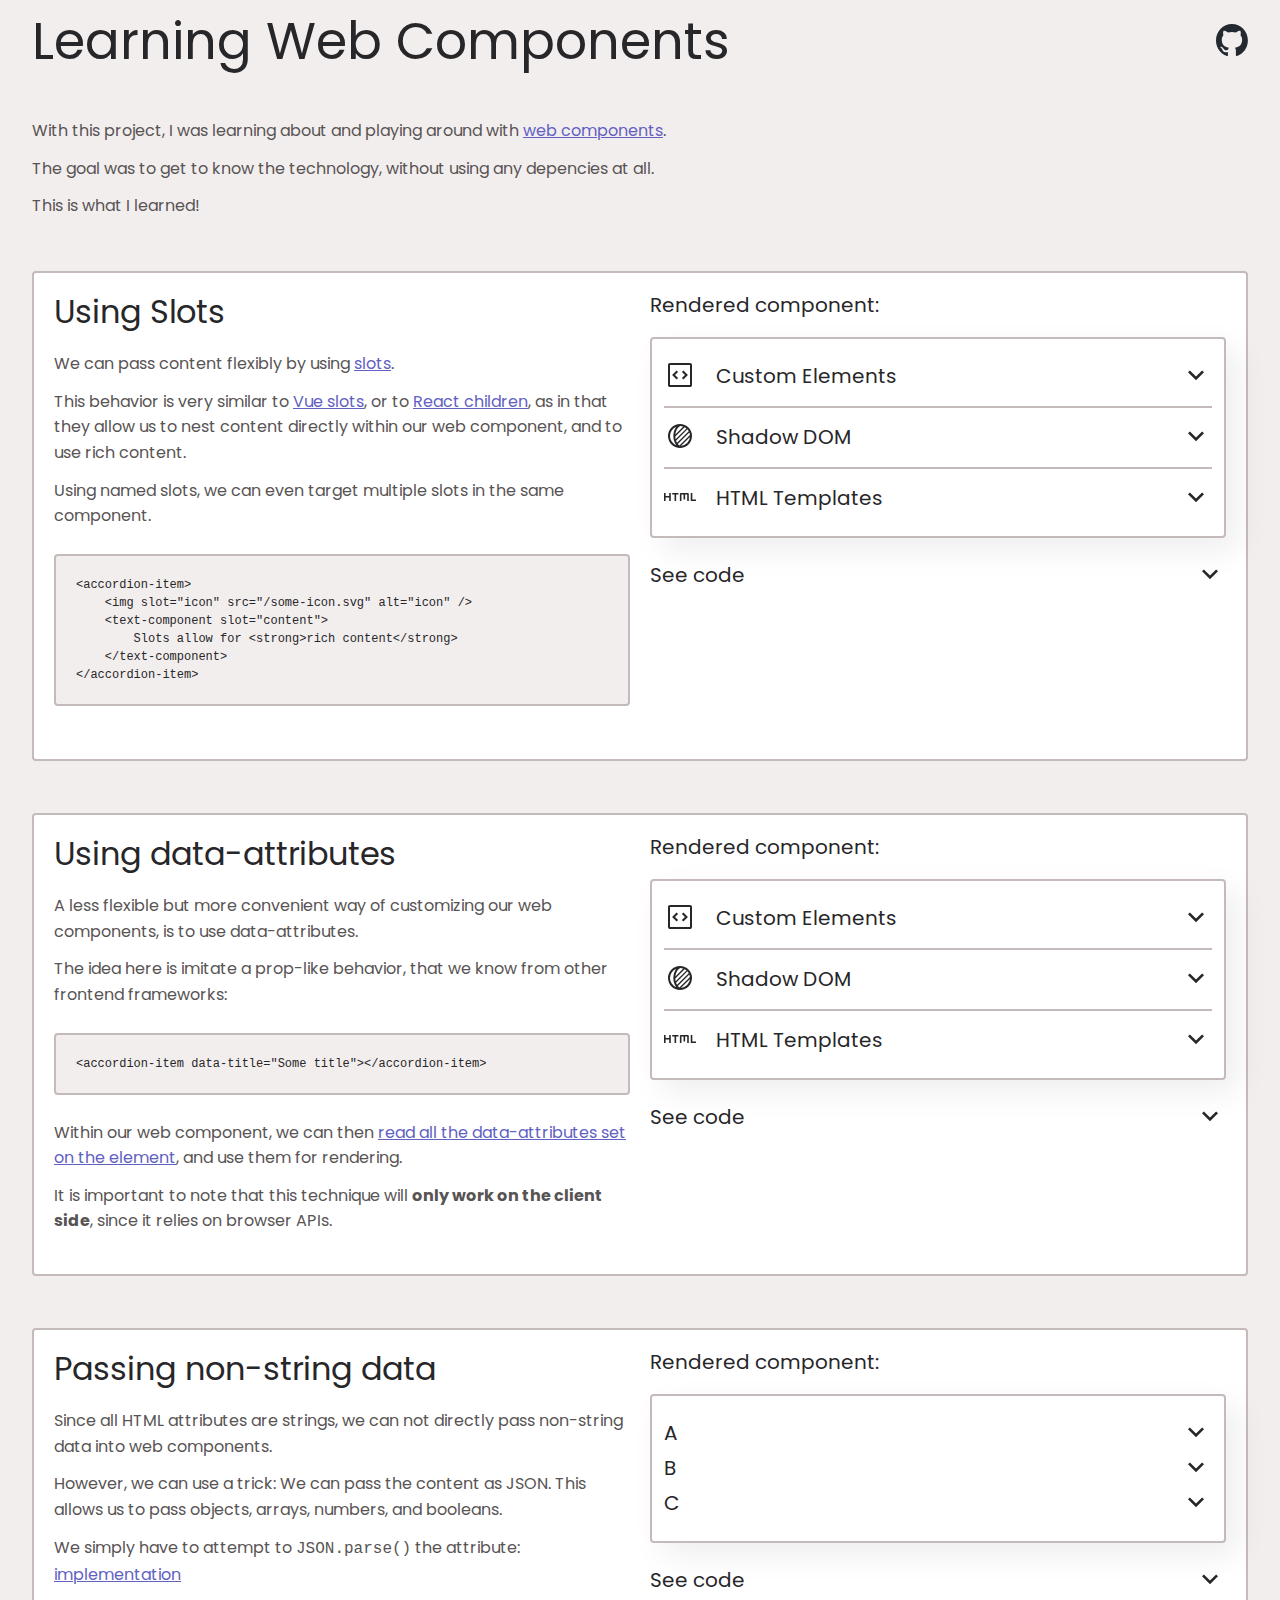
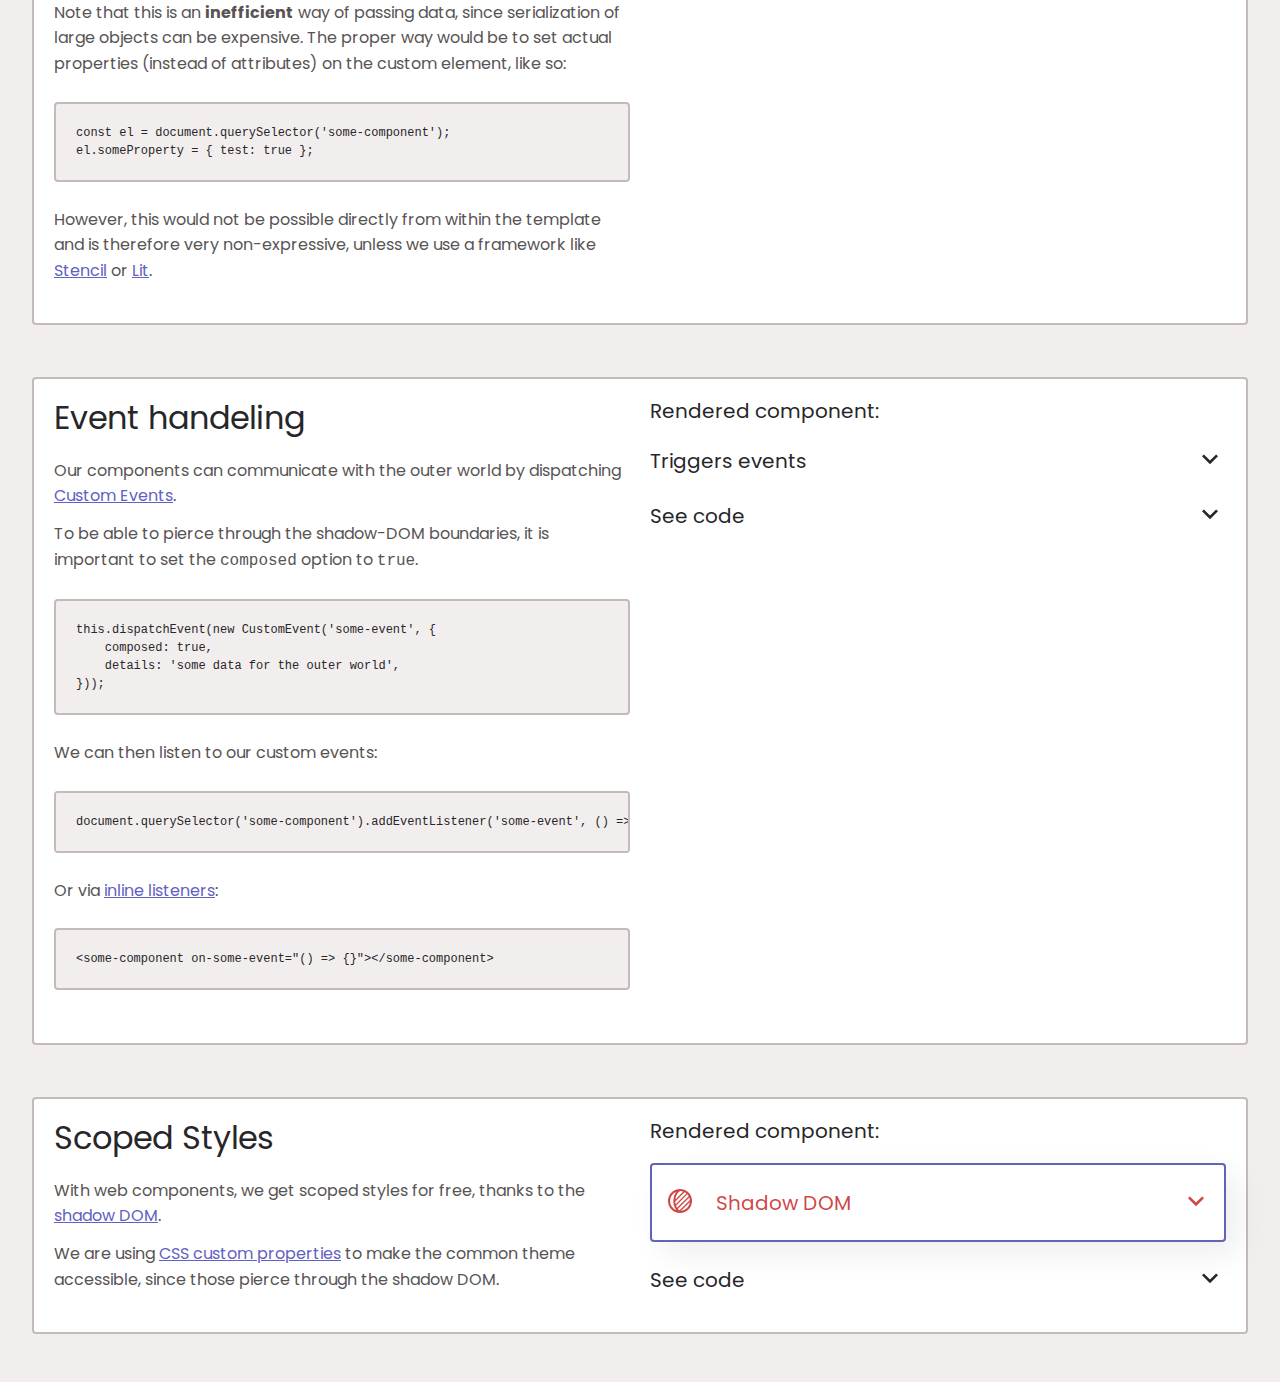
<file: index.html>
<!DOCTYPE html>
<html lang="en">
  <head>
    <meta charset="UTF-8" />
    <meta http-equiv="X-UA-Compatible" content="IE=edge" />
    <meta name="viewport" content="width=device-width, initial-scale=1.0" />
    <title>Web Components Playground</title>
    <meta
      name="description"
      content="Learning about web components and demonstrating their different features." />
    <link rel="stylesheet" href="theme.css" />
    <link rel="icon" href="/images/favicon-32x32.png" />
    <style>
      body {
        padding: 0;
        margin: 0;
      }
    </style>
  </head>
  <body>
    <app-component></app-component>
    <script src="./register.js" type="module"></script>
  </body>
</html>
</file>
<file: theme.css>
@import url('https://fonts.googleapis.com/css2?family=Poppins:wght@400;600&display=swap');

:root {
  /* Typography */
  --font-family: 'Poppins', sans-serif;
  --font-size-xs: 12px;
  --font-size-s: 16px;
  --font-size-m: 20px;
  --font-size-l: 32px;
  --font-size-xl: 52px;

  /* Color palette */
  --color-palette-white: #ffffff;
  --color-palette-black: #272629;
  --color-palette-gray-200: #f3eeee;
  --color-palette-gray-400: #c4baba;
  --color-palette-gray-800: #585454;
  --color-palette-red: #cb3434e9;
  --color-palette-green: #49bd49;
  --color-palette-blue: #6161c2;

  /* Semantic colors */
  --color-title: var(--color-palette-black);
  --color-text: var(--color-palette-gray-800);
  --color-danger: var(--color-palette-red);
  --color-success: var(--color-palette-green);
  --color-action: var(--color-palette-blue);
  --color-border: var(--color-palette-gray-400);

  /* Space */
  --space-xxs: 4px;
  --space-xs: 8px;
  --space-s: 12px;
  --space-m: 20px;
  --space-l: 32px;
  --space-xl: 52px;
  --space-xxl: 84px;

  /* Animation */
  --anim-duration-fast: 0.1s;
  --anim-duration-medium: 0.25s;
  --anim-duration-slow: 0.5s;
}
</file>
